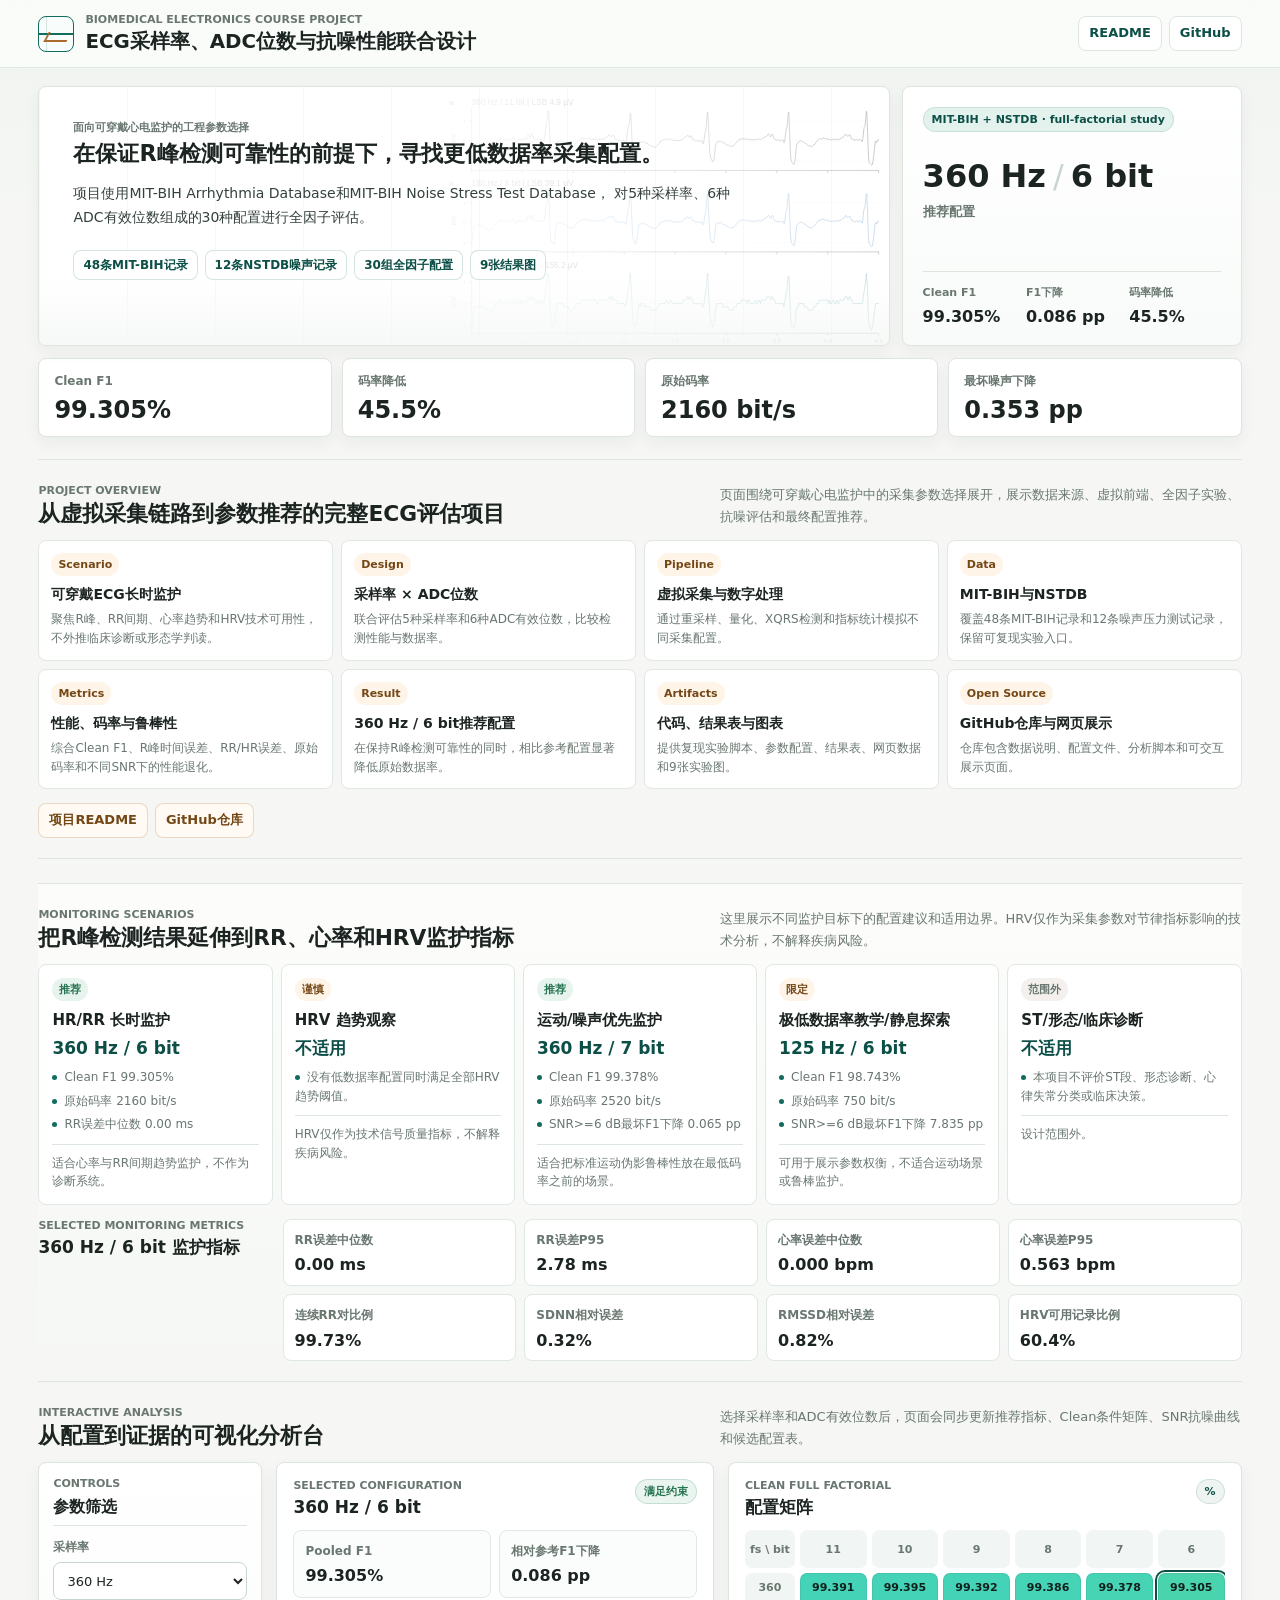
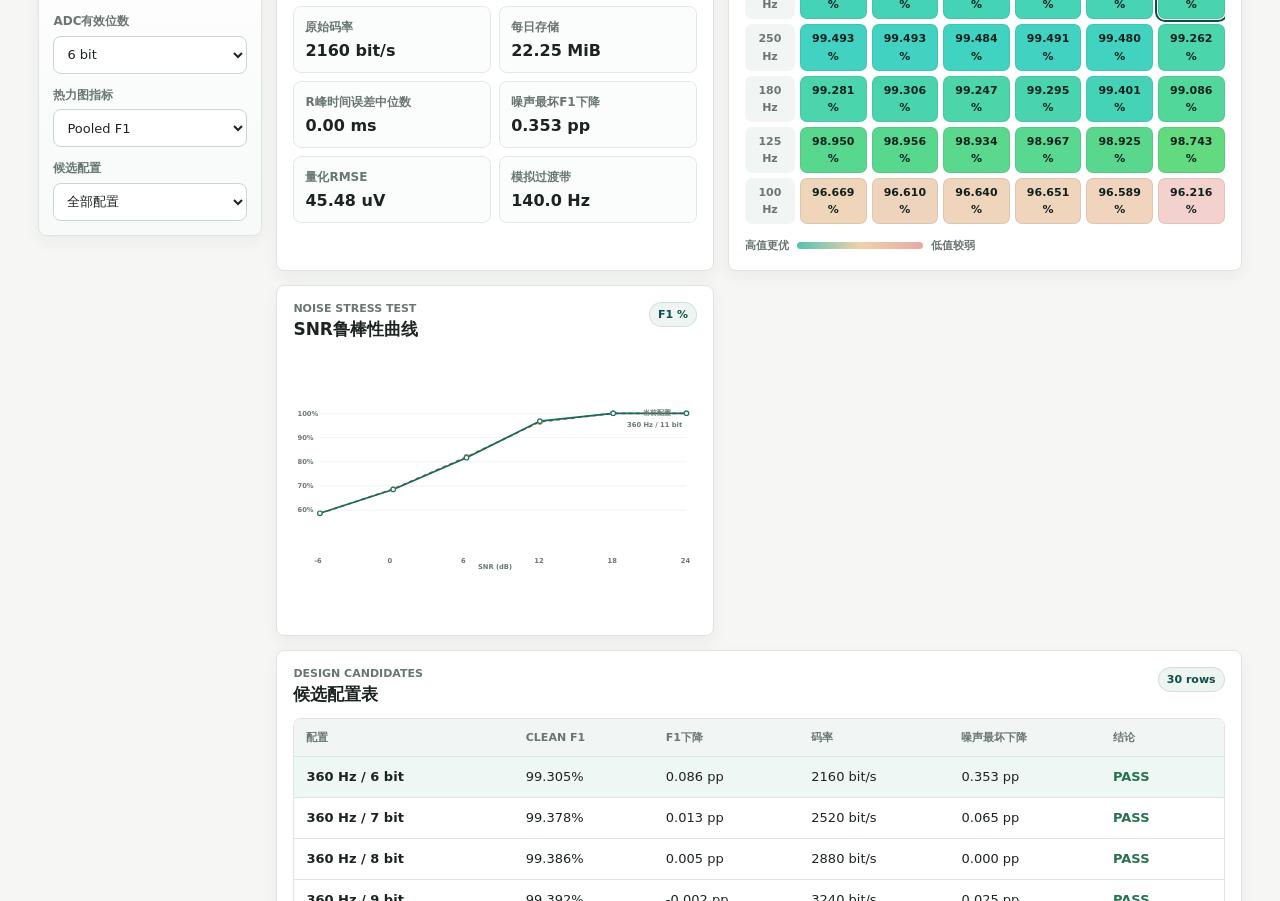
<file: index.html>
<!doctype html>
<html lang="zh-CN">
  <head>
    <meta charset="utf-8" />
    <meta name="viewport" content="width=device-width, initial-scale=1" />
    <meta http-equiv="refresh" content="0; url=./web/" />
    <title>ECG联合设计交互展示</title>
    <link rel="canonical" href="./web/" />
  </head>
  <body>
    <p><a href="./web/">打开ECG联合设计交互展示</a></p>
  </body>
</html>
</file>
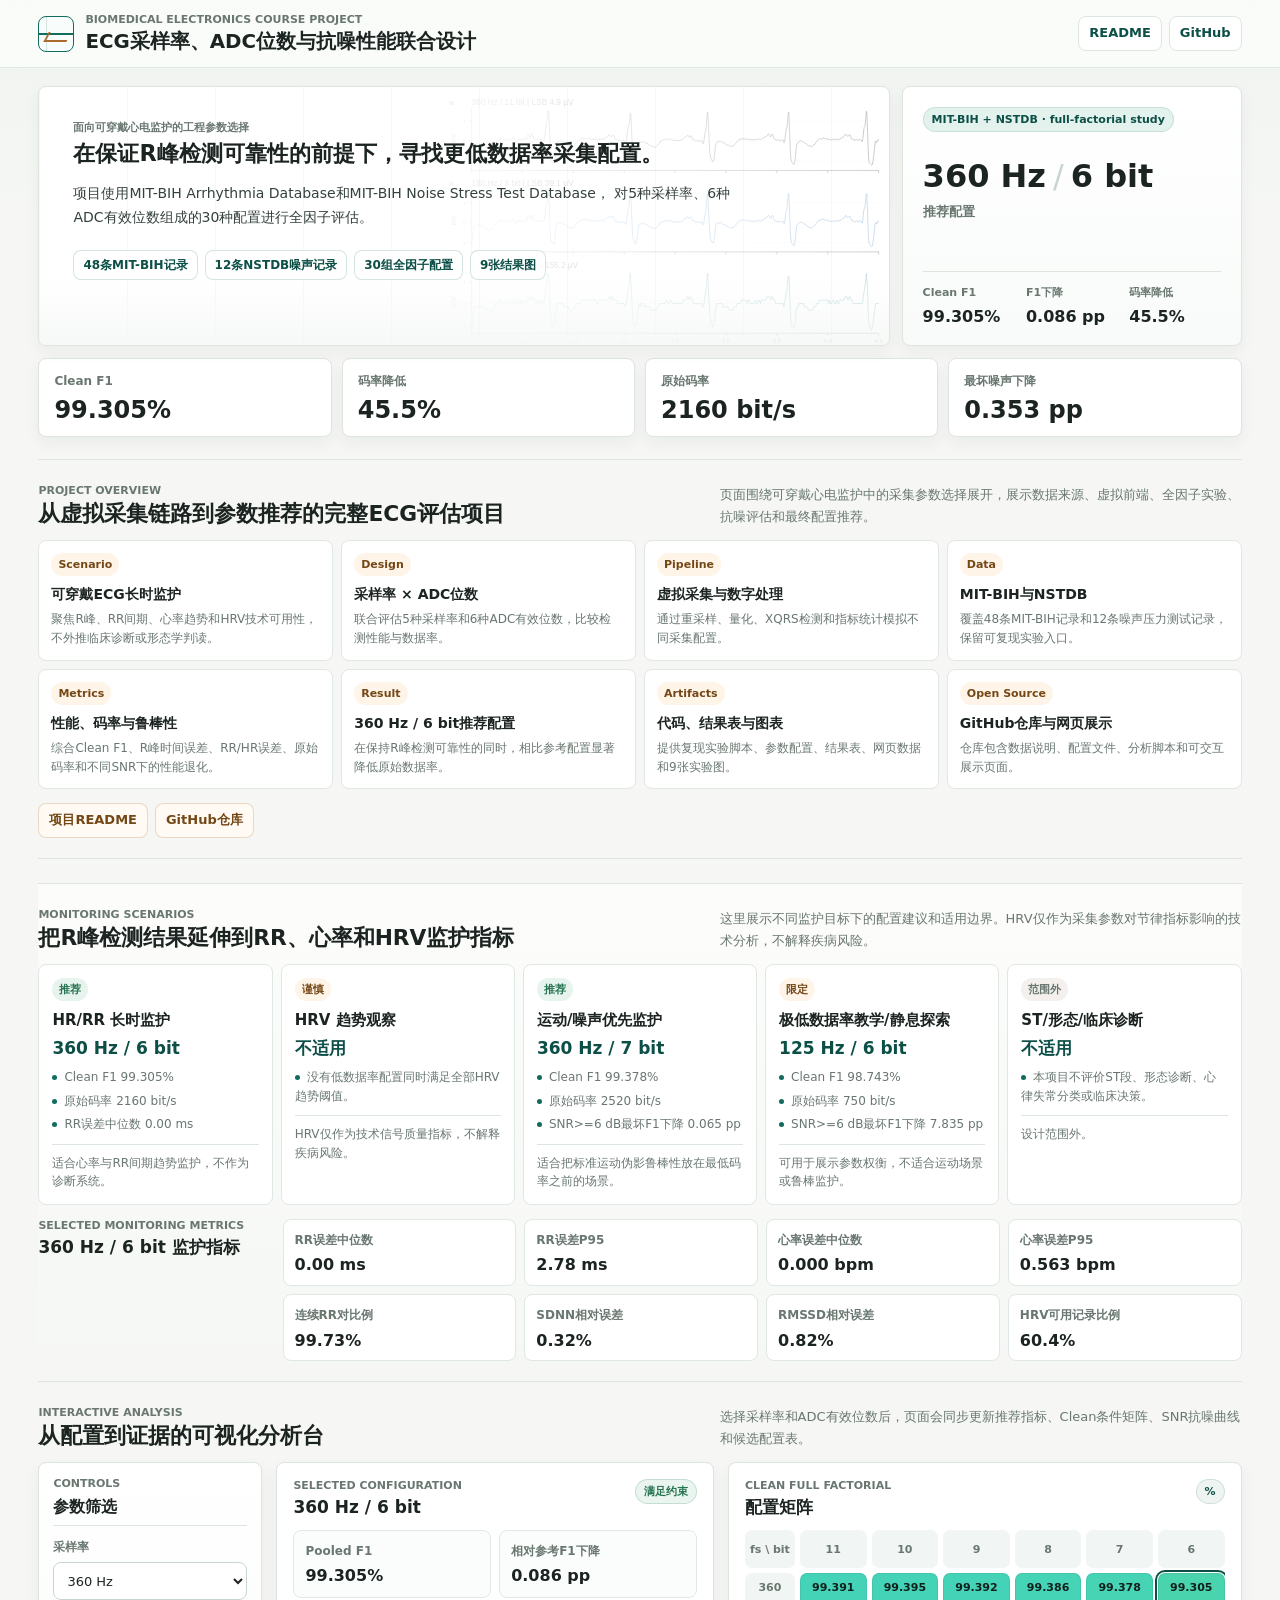
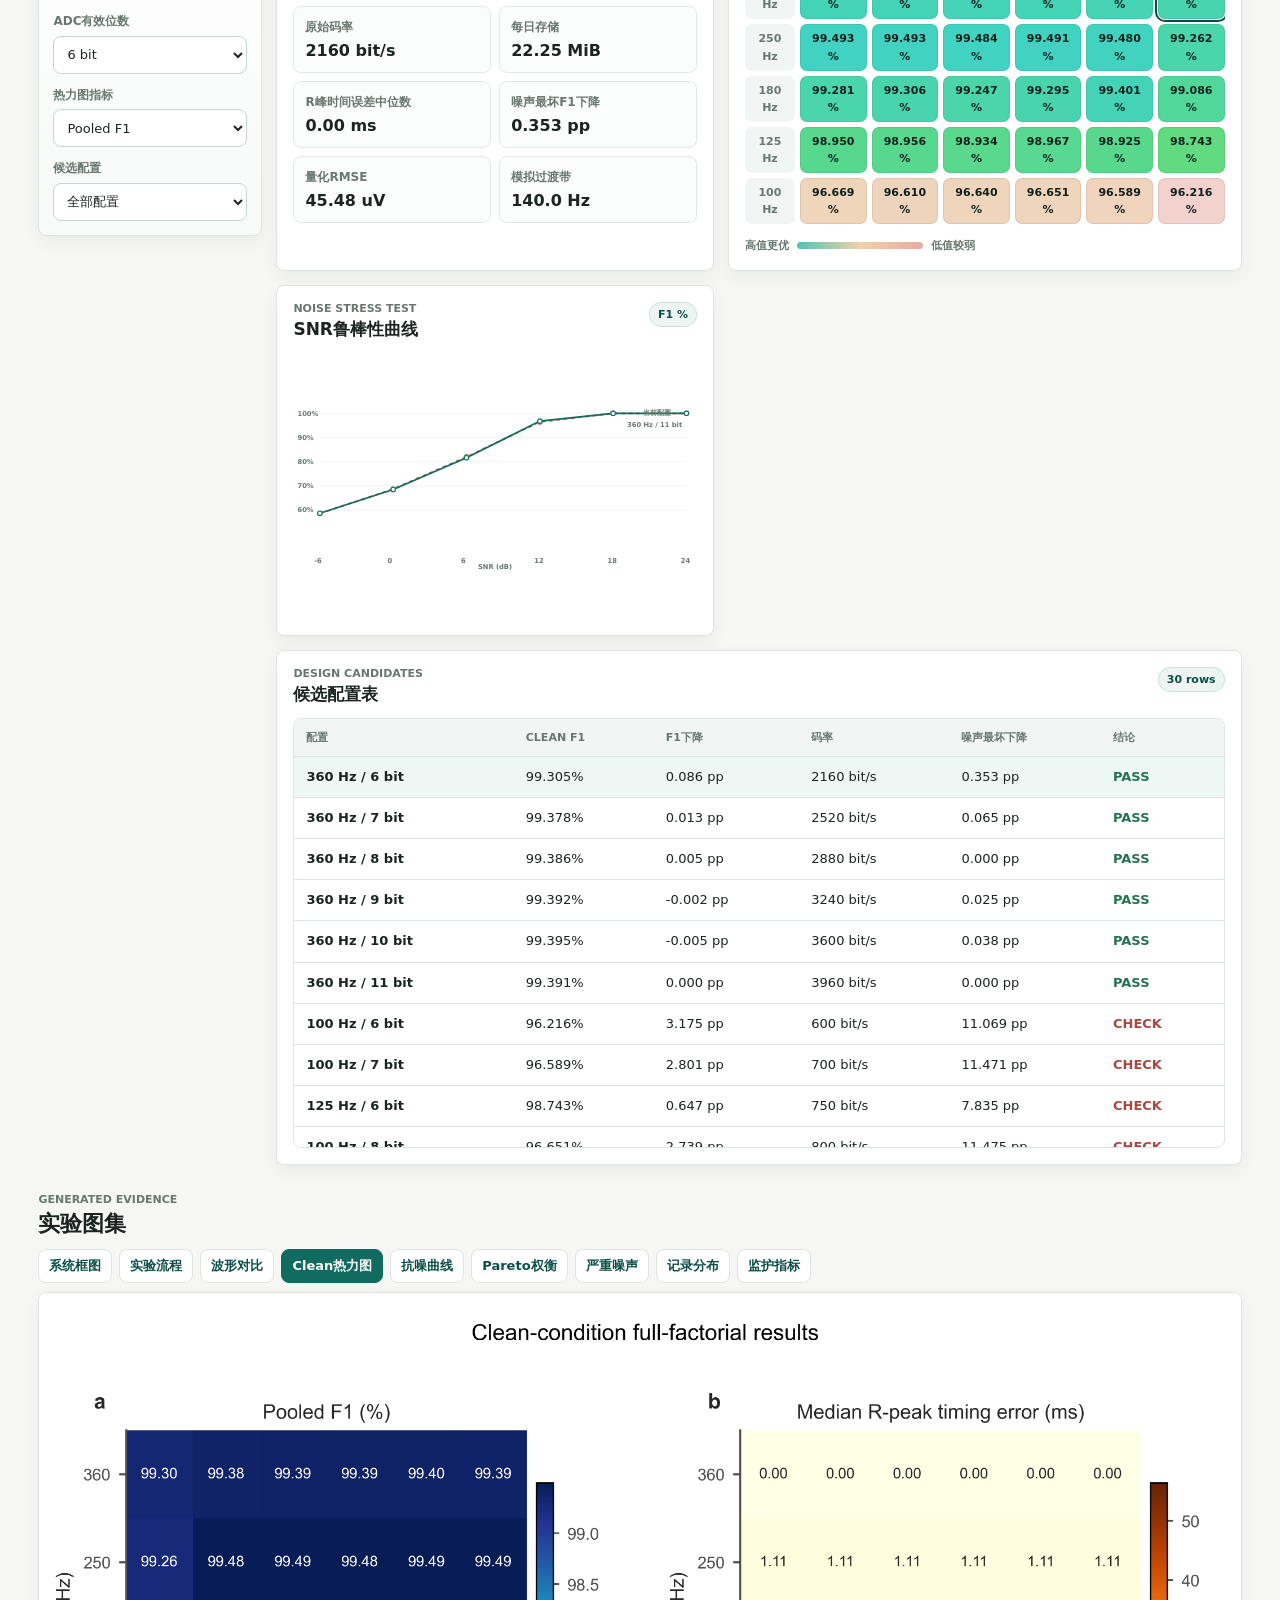
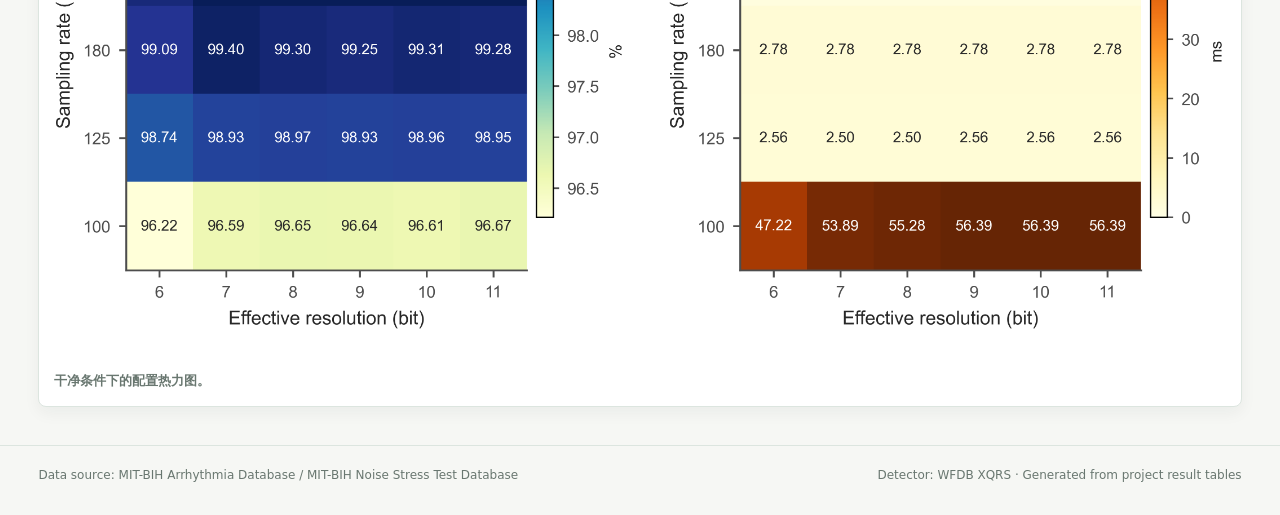
<file: web/index.html>
<!doctype html>
<html lang="zh-CN">
  <head>
    <meta charset="utf-8" />
    <meta name="viewport" content="width=device-width, initial-scale=1" />
    <title>ECG联合设计交互展示</title>
    <meta
      name="description"
      content="ECG采样率、ADC有效位数与抗噪性能联合设计项目的交互展示页面。"
    />
    <link rel="stylesheet" href="./styles.css" />
  </head>
  <body>
    <header class="app-header">
      <div class="brand">
        <span class="mark" aria-hidden="true"></span>
        <div>
          <p class="eyebrow">Biomedical Electronics Course Project</p>
          <h1>ECG采样率、ADC位数与抗噪性能联合设计</h1>
        </div>
      </div>
      <nav class="top-actions" aria-label="项目资源">
        <a href="../README.md" target="_blank" rel="noreferrer">README</a>
        <a href="https://github.com/Lebron-shun/ecg-sampling-adc-noise-robustness" target="_blank" rel="noreferrer"
          >GitHub</a
        >
      </nav>
    </header>

    <main>
      <section class="hero">
        <div class="hero-copy">
          <p class="kicker">面向可穿戴心电监护的工程参数选择</p>
          <h2>在保证R峰检测可靠性的前提下，寻找更低数据率采集配置。</h2>
          <p class="lead">
            项目使用MIT-BIH Arrhythmia Database和MIT-BIH Noise Stress Test Database，
            对5种采样率、6种ADC有效位数组成的30种配置进行全因子评估。
          </p>
          <div class="hero-tags" aria-label="实验规模">
            <span>48条MIT-BIH记录</span>
            <span>12条NSTDB噪声记录</span>
            <span>30组全因子配置</span>
            <span>9张结果图</span>
          </div>
        </div>
        <div class="hero-panel" aria-label="推荐配置摘要">
          <div>
              <span class="status-pill">MIT-BIH + NSTDB · full-factorial study</span>
            <div class="recommendation">
              <span id="heroFs">360 Hz</span>
              <span class="divider">/</span>
              <span id="heroBits">6 bit</span>
            </div>
            <p>推荐配置</p>
          </div>
          <div class="hero-evidence" aria-label="推荐配置证据">
            <div>
              <span>Clean F1</span>
              <strong>99.305%</strong>
            </div>
            <div>
              <span>F1下降</span>
              <strong>0.086 pp</strong>
            </div>
            <div>
              <span>码率降低</span>
              <strong>45.5%</strong>
            </div>
          </div>
        </div>
      </section>

      <section class="metrics-strip" aria-label="核心指标">
        <article>
          <span>Clean F1</span>
          <strong id="metricCleanF1">--</strong>
        </article>
        <article>
          <span>码率降低</span>
          <strong id="metricBitrateDrop">--</strong>
        </article>
        <article>
          <span>原始码率</span>
          <strong id="metricBitrate">--</strong>
        </article>
        <article>
          <span>最坏噪声下降</span>
          <strong id="metricNoiseDrop">--</strong>
        </article>
      </section>

      <section class="project-section" aria-label="项目概览与交付物">
        <div class="section-intro project-intro">
          <div>
            <p class="eyebrow">Project Overview</p>
            <h2>从虚拟采集链路到参数推荐的完整ECG评估项目</h2>
          </div>
          <p>
            页面围绕可穿戴心电监护中的采集参数选择展开，展示数据来源、虚拟前端、全因子实验、抗噪评估和最终配置推荐。
          </p>
        </div>
        <div class="project-grid">
          <article>
            <span>Scenario</span>
            <strong>可穿戴ECG长时监护</strong>
            <p>聚焦R峰、RR间期、心率趋势和HRV技术可用性，不外推临床诊断或形态学判读。</p>
          </article>
          <article>
            <span>Design</span>
            <strong>采样率 × ADC位数</strong>
            <p>联合评估5种采样率和6种ADC有效位数，比较检测性能与数据率。</p>
          </article>
          <article>
            <span>Pipeline</span>
            <strong>虚拟采集与数字处理</strong>
            <p>通过重采样、量化、XQRS检测和指标统计模拟不同采集配置。</p>
          </article>
          <article>
            <span>Data</span>
            <strong>MIT-BIH与NSTDB</strong>
            <p>覆盖48条MIT-BIH记录和12条噪声压力测试记录，保留可复现实验入口。</p>
          </article>
          <article>
            <span>Metrics</span>
            <strong>性能、码率与鲁棒性</strong>
            <p>综合Clean F1、R峰时间误差、RR/HR误差、原始码率和不同SNR下的性能退化。</p>
          </article>
          <article>
            <span>Result</span>
            <strong>360 Hz / 6 bit推荐配置</strong>
            <p>在保持R峰检测可靠性的同时，相比参考配置显著降低原始数据率。</p>
          </article>
          <article>
            <span>Artifacts</span>
            <strong>代码、结果表与图表</strong>
            <p>提供复现实验脚本、参数配置、结果表、网页数据和9张实验图。</p>
          </article>
          <article>
            <span>Open Source</span>
            <strong>GitHub仓库与网页展示</strong>
            <p>仓库包含数据说明、配置文件、分析脚本和可交互展示页面。</p>
          </article>
        </div>
        <div class="deliverable-row" aria-label="项目交付物">
          <a href="../README.md" target="_blank" rel="noreferrer">项目README</a>
          <a href="https://github.com/Lebron-shun/ecg-sampling-adc-noise-robustness" target="_blank" rel="noreferrer">GitHub仓库</a>
        </div>
      </section>

      <section class="monitoring-section" aria-label="医学监护场景">
        <div class="section-intro">
          <div>
            <p class="eyebrow">Monitoring Scenarios</p>
            <h2>把R峰检测结果延伸到RR、心率和HRV监护指标</h2>
          </div>
          <p>
            这里展示不同监护目标下的配置建议和适用边界。HRV仅作为采集参数对节律指标影响的技术分析，不解释疾病风险。
          </p>
        </div>
        <div class="scenario-grid" id="scenarioCards"></div>
        <div class="monitoring-bench">
          <div>
            <p class="eyebrow">Selected Monitoring Metrics</p>
            <h3 id="monitoringTitle">当前配置监护指标</h3>
          </div>
          <div class="monitoring-grid" id="monitoringDetails"></div>
        </div>
      </section>

      <section class="section-intro" aria-label="交互分析摘要">
        <div>
          <p class="eyebrow">Interactive Analysis</p>
          <h2>从配置到证据的可视化分析台</h2>
        </div>
        <p>
          选择采样率和ADC有效位数后，页面会同步更新推荐指标、Clean条件矩阵、SNR抗噪曲线和候选配置表。
        </p>
      </section>

      <section class="workspace" aria-label="交互分析工作区">
        <aside class="control-rail">
          <div class="rail-title">
            <p class="eyebrow">Controls</p>
            <h3>参数筛选</h3>
          </div>
          <div class="control-group">
            <label for="fsSelect">采样率</label>
            <select id="fsSelect"></select>
          </div>
          <div class="control-group">
            <label for="bitsSelect">ADC有效位数</label>
            <select id="bitsSelect"></select>
          </div>
          <div class="control-group">
            <label for="metricSelect">热力图指标</label>
            <select id="metricSelect">
              <option value="pooled_f1_pct">Pooled F1</option>
              <option value="f1_drop_from_reference_pp">F1下降</option>
              <option value="raw_bitrate_bps">原始码率</option>
              <option value="median_timing_error_ms">R峰时间误差</option>
              <option value="quantization_rmse_uv_mean">量化RMSE</option>
            </select>
          </div>
          <div class="control-group">
            <label for="tableFilter">候选配置</label>
            <select id="tableFilter">
              <option value="all">全部配置</option>
              <option value="pass">满足全部约束</option>
              <option value="practical">模拟滤波可实现</option>
              <option value="low-bitrate">码率低于1500 bit/s</option>
            </select>
          </div>
        </aside>

        <section class="analysis-grid">
          <article class="panel selected-panel">
            <div class="panel-head">
              <div>
                <p class="eyebrow">Selected Configuration</p>
                <h3 id="selectedTitle">--</h3>
              </div>
              <span id="selectedBadge" class="badge">--</span>
            </div>
            <div class="detail-grid" id="selectedDetails"></div>
          </article>

          <article class="panel heatmap-panel">
            <div class="panel-head">
              <div>
                <p class="eyebrow">Clean Full Factorial</p>
                <h3>配置矩阵</h3>
              </div>
              <span id="heatmapUnit" class="badge">%</span>
            </div>
            <div id="heatmap" class="heatmap" role="img" aria-label="干净信号配置热力图"></div>
            <div class="scale-note">
              <span id="scaleGoodLabel">较优</span>
              <span class="scale-bar" aria-hidden="true"></span>
              <span id="scaleWeakLabel">较弱</span>
            </div>
          </article>

          <article class="panel chart-panel">
            <div class="panel-head">
              <div>
                <p class="eyebrow">Noise Stress Test</p>
                <h3>SNR鲁棒性曲线</h3>
              </div>
              <span class="badge">F1 %</span>
            </div>
            <div id="noiseChart" class="noise-chart" role="img" aria-label="不同SNR下的F1变化"></div>
          </article>

          <article class="panel table-panel">
            <div class="panel-head">
              <div>
                <p class="eyebrow">Design Candidates</p>
                <h3>候选配置表</h3>
              </div>
              <span id="tableCount" class="badge">--</span>
            </div>
            <div class="table-wrap">
              <table>
                <thead>
                  <tr>
                    <th>配置</th>
                    <th>Clean F1</th>
                    <th>F1下降</th>
                    <th>码率</th>
                    <th>噪声最坏下降</th>
                    <th>结论</th>
                  </tr>
                </thead>
                <tbody id="candidateRows"></tbody>
              </table>
            </div>
          </article>
        </section>
      </section>

      <section class="figures-section">
        <div class="section-title">
          <p class="eyebrow">Generated Evidence</p>
          <h2>实验图集</h2>
        </div>
        <div class="figure-tabs" id="figureTabs" role="tablist" aria-label="实验图选择"></div>
        <figure class="figure-viewer">
          <div class="figure-stage" id="figureStage">
            <img
              id="figureImage"
              src="../figures/figure_04_clean_heatmaps.png"
              alt="实验结果图"
              decoding="async"
              fetchpriority="high"
            />
          </div>
          <figcaption id="figureCaption">干净条件下的配置热力图。</figcaption>
        </figure>
      </section>
    </main>

    <footer>
      <span>Data source: MIT-BIH Arrhythmia Database / MIT-BIH Noise Stress Test Database</span>
      <span>Detector: WFDB XQRS · Generated from project result tables</span>
    </footer>

    <script src="./data.js"></script>
    <script src="./app.js"></script>
  </body>
</html>
</file>
<file: web/styles.css>
:root {
  --bg: #f6f7f4;
  --bg-soft: #eef3ef;
  --surface: #ffffff;
  --surface-soft: #f4f7f5;
  --surface-muted: #edf4f1;
  --ink: #1c2421;
  --ink-soft: #34413c;
  --muted: #697770;
  --line: #dce5df;
  --line-strong: #c9d6cf;
  --accent: #116b5f;
  --accent-dark: #0c4f47;
  --accent-soft: #e4f2ee;
  --warm: #aa6d2f;
  --warm-soft: #fff4e8;
  --danger: #a84843;
  --ok: #257350;
  --shadow: 0 10px 28px rgba(27, 42, 36, 0.07);
  --shadow-soft: 0 6px 16px rgba(27, 42, 36, 0.05);
}

* {
  box-sizing: border-box;
}

html,
body {
  width: 100%;
  max-width: 100%;
  overflow-x: hidden;
}

body {
  margin: 0;
  background:
    linear-gradient(180deg, rgba(238, 243, 239, 0.9) 0, transparent 220px),
    var(--bg);
  color: var(--ink);
  font-family:
    Inter, ui-sans-serif, system-ui, -apple-system, BlinkMacSystemFont, "Segoe UI",
    "Microsoft YaHei UI", "Microsoft YaHei", sans-serif;
  font-size: 14px;
  line-height: 1.55;
  letter-spacing: 0;
}

a {
  color: inherit;
}

button,
select {
  font: inherit;
}

.app-header {
  position: sticky;
  top: 0;
  z-index: 20;
  display: flex;
  align-items: center;
  justify-content: space-between;
  gap: 18px;
  min-height: 68px;
  padding: 10px clamp(16px, 3vw, 40px);
  border-bottom: 1px solid rgba(220, 229, 223, 0.88);
  background: rgba(250, 252, 250, 0.92);
  backdrop-filter: blur(18px);
}

.brand {
  display: flex;
  align-items: center;
  gap: 11px;
  min-width: 0;
}

.brand > div {
  min-width: 0;
}

.mark {
  position: relative;
  width: 36px;
  height: 36px;
  flex: 0 0 auto;
  border: 1px solid var(--accent);
  border-radius: 8px;
  background:
    linear-gradient(90deg, transparent 0 22%, rgba(17, 107, 95, 0.16) 22% 24%, transparent 24% 100%),
    linear-gradient(0deg, transparent 0 47%, var(--accent) 47% 53%, transparent 53% 100%),
    #f8fcfa;
}

.mark::after {
  content: "";
  position: absolute;
  left: 7px;
  top: 15px;
  width: 21px;
  height: 8px;
  border-left: 2px solid var(--warm);
  border-bottom: 2px solid var(--warm);
  transform: skewX(-28deg);
}

.brand h1,
.hero h2,
.section-title h2,
.section-intro h2,
.panel h3 {
  margin: 0;
  letter-spacing: 0;
}

.brand h1 {
  max-width: 620px;
  overflow-wrap: anywhere;
  color: var(--ink);
  font-size: clamp(16px, 1.55vw, 20px);
  font-weight: 620;
  line-height: 1.24;
}

.eyebrow,
.kicker {
  margin: 0 0 4px;
  color: var(--muted);
  font-size: 11px;
  font-weight: 650;
  line-height: 1.2;
  text-transform: uppercase;
}

.top-actions {
  display: flex;
  flex: 0 0 auto;
  gap: 7px;
}

.top-actions a,
.figure-tabs button {
  display: inline-flex;
  align-items: center;
  justify-content: center;
  min-height: 32px;
  padding: 6px 10px;
  border: 1px solid var(--line);
  border-radius: 8px;
  background: var(--surface);
  color: var(--accent-dark);
  font-size: 13px;
  font-weight: 600;
  text-decoration: none;
  transition:
    border-color 0.15s ease,
    background 0.15s ease,
    color 0.15s ease;
}

.top-actions a:hover,
.figure-tabs button:hover {
  border-color: rgba(17, 107, 95, 0.36);
  background: #f2faf6;
}

main {
  width: min(1360px, 100%);
  max-width: 100%;
  margin: 0 auto;
  padding: 18px clamp(14px, 3vw, 40px) 38px;
}

.hero {
  display: grid;
  grid-template-columns: minmax(0, 1fr) minmax(340px, 0.32fr);
  gap: 12px;
  align-items: stretch;
}

.hero-copy {
  position: relative;
  min-width: 0;
  min-height: 260px;
  padding: clamp(20px, 3.2vw, 34px);
  overflow: hidden;
  border: 1px solid var(--line);
  border-radius: 8px;
  background:
    linear-gradient(90deg, rgba(255, 255, 255, 0.98) 0%, rgba(255, 255, 255, 0.92) 55%, rgba(255, 255, 255, 0.62) 100%),
    url("../figures/figure_03_waveform_comparison.svg") right center / auto 112% no-repeat,
    var(--surface);
  box-shadow: var(--shadow-soft);
}

.hero-copy::before {
  content: "";
  position: absolute;
  inset: 0;
  background:
    linear-gradient(180deg, transparent 0 74%, rgba(244, 247, 245, 0.76) 100%),
    repeating-linear-gradient(90deg, rgba(17, 107, 95, 0.045) 0 1px, transparent 1px 88px);
  pointer-events: none;
}

.hero-copy > * {
  position: relative;
  z-index: 1;
}

.hero-copy h2 {
  max-width: 690px;
  color: var(--ink);
  font-size: clamp(20px, 1.75vw, 26px);
  font-weight: 640;
  line-height: 1.36;
  overflow-wrap: anywhere;
}

.lead {
  max-width: 680px;
  margin: 12px 0 0;
  color: var(--ink-soft);
  font-size: 14px;
  line-height: 1.75;
  overflow-wrap: anywhere;
}

.hero-tags {
  display: flex;
  flex-wrap: wrap;
  gap: 7px;
  margin-top: 20px;
}

.hero-tags span {
  display: inline-flex;
  align-items: center;
  flex: 0 1 auto;
  max-width: 100%;
  min-height: 28px;
  padding: 5px 9px;
  border: 1px solid rgba(17, 107, 95, 0.18);
  border-radius: 8px;
  background: rgba(255, 255, 255, 0.82);
  color: var(--accent-dark);
  font-size: 12px;
  font-weight: 600;
}

.hero-panel {
  display: flex;
  min-width: 0;
  flex-direction: column;
  justify-content: space-between;
  min-height: 260px;
  padding: 20px;
  overflow: hidden;
  border: 1px solid var(--line);
  border-radius: 8px;
  background:
    linear-gradient(180deg, #ffffff, #f8fbf9),
    var(--surface);
  box-shadow: var(--shadow-soft);
}

.status-pill,
.badge {
  align-self: flex-start;
  display: inline-flex;
  align-items: center;
  min-height: 25px;
  padding: 4px 8px;
  border: 1px solid rgba(17, 107, 95, 0.14);
  border-radius: 999px;
  background: var(--accent-soft);
  color: var(--accent-dark);
  font-size: 11px;
  font-weight: 720;
  line-height: 1.2;
  white-space: nowrap;
}

.recommendation {
  display: flex;
  align-items: baseline;
  flex-wrap: nowrap;
  gap: 7px;
  margin-top: 28px;
  color: var(--ink);
  font-size: clamp(28px, 2.5vw, 36px);
  font-weight: 700;
  line-height: 1.05;
}

.recommendation .divider {
  color: var(--line-strong);
  font-weight: 500;
}

#heroFs,
#heroBits {
  white-space: nowrap;
}

.hero-panel p {
  margin: 8px 0 0;
  color: var(--muted);
  font-size: 13px;
  font-weight: 600;
}

.hero-evidence {
  display: grid;
  grid-template-columns: repeat(3, minmax(0, 1fr));
  gap: 12px;
  margin-top: 18px;
  padding-top: 12px;
  border-top: 1px solid var(--line);
}

.hero-evidence div {
  min-height: 0;
  padding: 0;
  border: 0;
  border-radius: 0;
  background: transparent;
}

.hero-evidence span {
  display: block;
  color: var(--muted);
  font-size: 11px;
  font-weight: 700;
}

.hero-evidence strong {
  display: block;
  margin-top: 8px;
  color: var(--ink);
  font-size: clamp(16px, 1.2vw, 19px);
  font-weight: 740;
  line-height: 1;
}

.metrics-strip {
  display: grid;
  grid-template-columns: repeat(4, minmax(0, 1fr));
  gap: 10px;
  margin: 12px 0 22px;
}

.metrics-strip article,
.panel,
.project-section,
.figure-viewer,
.control-rail {
  border: 1px solid var(--line);
  border-radius: 8px;
  background: var(--surface);
}

.metrics-strip article {
  min-width: 0;
  min-height: 76px;
  padding: 13px 15px;
  box-shadow: var(--shadow-soft);
}

.metrics-strip span,
.detail-card span {
  display: block;
  color: var(--muted);
  font-size: 12px;
  font-weight: 690;
}

.metrics-strip strong {
  display: block;
  margin-top: 7px;
  color: var(--ink);
  font-size: clamp(18px, 1.9vw, 24px);
  font-weight: 700;
  line-height: 1.05;
}

.project-section {
  margin: 0 0 24px;
  padding: 18px 0 20px;
  border-width: 1px 0;
  border-radius: 0;
  background: transparent;
  box-shadow: none;
}

.project-intro {
  margin: 0 0 14px;
}

.project-grid {
  display: grid;
  grid-template-columns: repeat(4, minmax(0, 1fr));
  gap: 8px;
}

.project-grid article {
  min-width: 0;
  min-height: 118px;
  padding: 12px;
  border: 1px solid #e0e8e3;
  border-radius: 8px;
  background: #fff;
}

.project-grid span {
  display: inline-flex;
  align-items: center;
  min-height: 23px;
  padding: 3px 7px;
  border-radius: 999px;
  background: var(--warm-soft);
  color: #744716;
  font-size: 11px;
  font-weight: 650;
}

.project-grid strong {
  display: block;
  margin-top: 9px;
  color: var(--ink);
  font-size: 14px;
  font-weight: 650;
  line-height: 1.32;
}

.project-grid p {
  margin: 7px 0 0;
  color: var(--muted);
  font-size: 12px;
  line-height: 1.55;
  overflow-wrap: anywhere;
}

.deliverable-row {
  display: flex;
  flex-wrap: wrap;
  gap: 7px;
  margin-top: 14px;
}

.deliverable-row a {
  display: inline-flex;
  align-items: center;
  justify-content: center;
  min-width: 0;
  min-height: 32px;
  padding: 6px 10px;
  border: 1px solid rgba(170, 109, 47, 0.24);
  border-radius: 8px;
  background: #fffaf3;
  color: #744716;
  font-size: 13px;
  font-weight: 600;
  text-decoration: none;
}

.deliverable-row a:hover {
  border-color: rgba(170, 109, 47, 0.42);
  background: #fff4e8;
}

.monitoring-section {
  margin: 0 0 24px;
  padding: 18px 0 20px;
  border-width: 1px 0;
  border-style: solid;
  border-color: var(--line);
  background:
    linear-gradient(180deg, rgba(255, 255, 255, 0.66), rgba(244, 247, 245, 0.42)),
    transparent;
}

.scenario-grid {
  display: grid;
  grid-template-columns: repeat(5, minmax(0, 1fr));
  gap: 8px;
}

.scenario-card {
  min-width: 0;
  min-height: 218px;
  padding: 13px;
  border: 1px solid #dfe8e3;
  border-radius: 8px;
  background: #fff;
  cursor: default;
  transition:
    border-color 0.15s ease,
    box-shadow 0.15s ease,
    transform 0.15s ease;
}

.scenario-card[data-fs] {
  cursor: pointer;
}

.scenario-card[data-fs]:hover {
  border-color: rgba(17, 107, 95, 0.34);
  box-shadow: var(--shadow-soft);
  transform: translateY(-1px);
}

.scenario-status {
  display: inline-flex;
  align-items: center;
  min-height: 23px;
  padding: 3px 7px;
  border-radius: 999px;
  background: var(--surface-muted);
  color: var(--accent-dark);
  font-size: 11px;
  font-weight: 720;
}

.scenario-status.recommended {
  background: #e7f4ee;
  color: var(--ok);
}

.scenario-status.caution,
.scenario-status.limited {
  background: var(--warm-soft);
  color: #744716;
}

.scenario-status.out_of_scope {
  background: #f3f0ed;
  color: var(--muted);
}

.scenario-card h3 {
  margin: 10px 0 0;
  color: var(--ink);
  font-size: 15px;
  font-weight: 650;
  line-height: 1.32;
}

.scenario-card strong {
  display: block;
  margin-top: 8px;
  color: var(--accent-dark);
  font-size: 17px;
  font-weight: 720;
  line-height: 1.14;
  overflow-wrap: anywhere;
}

.scenario-card ul {
  display: grid;
  gap: 5px;
  margin: 10px 0 0;
  padding: 0;
  list-style: none;
}

.scenario-card li,
.scenario-card p,
.monitoring-empty {
  color: var(--muted);
  font-size: 12px;
  line-height: 1.55;
  overflow-wrap: anywhere;
}

.scenario-card li::before {
  content: "";
  display: inline-block;
  width: 5px;
  height: 5px;
  margin: 0 7px 1px 0;
  border-radius: 999px;
  background: var(--accent);
}

.scenario-card p {
  margin: 10px 0 0;
  padding-top: 9px;
  border-top: 1px solid var(--line);
}

.monitoring-bench {
  display: grid;
  grid-template-columns: minmax(180px, 0.24fr) minmax(0, 1fr);
  gap: 14px;
  align-items: start;
  margin-top: 14px;
}

.monitoring-bench h3 {
  margin: 0;
  color: var(--ink);
  font-size: 17px;
  font-weight: 650;
  line-height: 1.3;
}

.monitoring-grid {
  display: grid;
  grid-template-columns: repeat(4, minmax(0, 1fr));
  gap: 8px;
}

.monitoring-card,
.monitoring-empty {
  min-width: 0;
  min-height: 62px;
  padding: 11px;
  border: 1px solid #dfe8e3;
  border-radius: 8px;
  background: #fff;
}

.monitoring-card span {
  display: block;
  color: var(--muted);
  font-size: 12px;
  font-weight: 690;
}

.monitoring-card strong {
  display: block;
  margin-top: 7px;
  color: var(--ink);
  font-size: 16px;
  font-weight: 690;
  line-height: 1.1;
  overflow-wrap: anywhere;
}

.monitoring-empty {
  grid-column: 1 / -1;
}

.section-intro {
  display: grid;
  grid-template-columns: minmax(0, 0.95fr) minmax(320px, 0.75fr);
  align-items: end;
  gap: 20px;
  margin: 6px 0 12px;
}

.section-intro h2 {
  color: var(--ink);
  font-size: clamp(18px, 1.7vw, 23px);
  font-weight: 640;
  line-height: 1.24;
}

.section-intro p:last-child {
  margin: 0;
  color: var(--muted);
  font-size: 13px;
  line-height: 1.7;
  overflow-wrap: anywhere;
}

.workspace {
  display: grid;
  grid-template-columns: 224px minmax(0, 1fr);
  gap: 14px;
  align-items: start;
}

.control-rail {
  position: sticky;
  top: 82px;
  display: grid;
  gap: 12px;
  min-width: 0;
  padding: 14px;
  background:
    linear-gradient(180deg, #ffffff, #f7faf8),
    var(--surface);
  box-shadow: var(--shadow-soft);
}

.rail-title {
  padding-bottom: 6px;
  border-bottom: 1px solid var(--line);
}

.rail-title h3 {
  margin: 0;
  color: var(--ink);
  font-size: 16px;
  font-weight: 640;
}

.control-group {
  display: grid;
  gap: 5px;
}

label {
  color: var(--muted);
  font-size: 12px;
  font-weight: 620;
}

select {
  width: 100%;
  min-height: 38px;
  padding: 7px 32px 7px 9px;
  border: 1px solid var(--line-strong);
  border-radius: 8px;
  background: #fff;
  color: var(--ink);
  font-size: 13px;
}

select:focus {
  outline: 2px solid rgba(17, 107, 95, 0.22);
  outline-offset: 1px;
  border-color: rgba(17, 107, 95, 0.46);
}

.analysis-grid {
  display: grid;
  grid-template-columns: minmax(0, 0.92fr) minmax(0, 1.08fr);
  gap: 14px;
}

.table-panel {
  grid-column: 1 / -1;
}

.panel {
  min-width: 0;
  padding: 16px;
  box-shadow: var(--shadow-soft);
}

.panel-head {
  display: flex;
  align-items: flex-start;
  justify-content: space-between;
  gap: 10px;
  margin-bottom: 12px;
}

.panel h3 {
  color: var(--ink);
  font-size: 17px;
  font-weight: 640;
  line-height: 1.28;
}

.panel .badge {
  background: var(--surface-muted);
  color: var(--accent-dark);
}

.panel .badge.pass {
  border-color: rgba(37, 115, 80, 0.18);
  background: #e9f5ee;
  color: var(--ok);
}

.panel .badge.fail {
  border-color: rgba(168, 72, 67, 0.18);
  background: #f9eeee;
  color: var(--danger);
}

.detail-grid {
  display: grid;
  grid-template-columns: repeat(2, minmax(0, 1fr));
  gap: 8px;
}

.detail-card {
  min-height: 66px;
  padding: 11px;
  border: 1px solid #e1e9e5;
  border-radius: 8px;
  background: #fbfdfc;
}

.detail-card strong {
  display: block;
  margin-top: 6px;
  color: var(--ink);
  font-size: 16px;
  font-weight: 650;
  line-height: 1.16;
  overflow-wrap: anywhere;
}

.heatmap {
  display: grid;
  grid-template-columns: 50px repeat(6, minmax(52px, 1fr));
  gap: 5px;
  overflow-x: auto;
  padding-bottom: 2px;
}

.heat-cell,
.heat-label {
  display: grid;
  min-height: 38px;
  place-items: center;
  padding: 5px;
  border-radius: 7px;
  text-align: center;
  font-size: 11px;
  font-weight: 720;
}

.heat-label {
  color: var(--muted);
  background: #f1f5f3;
}

.heat-cell {
  border: 1px solid rgba(28, 36, 33, 0.08);
  color: #10201d;
  cursor: pointer;
  transition:
    transform 0.13s ease,
    box-shadow 0.13s ease,
    outline-color 0.13s ease;
}

.heat-cell:hover {
  transform: translateY(-1px);
  box-shadow: 0 7px 14px rgba(27, 42, 36, 0.1);
}

.heat-cell.is-selected {
  outline: 2px solid var(--accent-dark);
  outline-offset: 1px;
}

.scale-note {
  display: flex;
  align-items: center;
  gap: 8px;
  margin-top: 11px;
  color: var(--muted);
  font-size: 11px;
  font-weight: 700;
}

.scale-bar {
  display: block;
  width: 126px;
  height: 7px;
  border-radius: 999px;
  background: linear-gradient(90deg, #4fc4b5, #f0d1a8, #e8aaa2);
}

.noise-chart svg {
  display: block;
  width: 100%;
  min-height: 266px;
  border-radius: 8px;
  background: #fff;
}

.axis-text {
  fill: var(--muted);
  font-size: 12px;
  font-weight: 680;
}

.line-main {
  fill: none;
  stroke: var(--accent);
  stroke-width: 3;
}

.line-reference {
  fill: none;
  stroke: var(--warm);
  stroke-width: 3;
  stroke-dasharray: 7 6;
}

.chart-point {
  fill: var(--surface);
  stroke-width: 2;
}

.table-wrap {
  max-height: 430px;
  overflow: auto;
  border: 1px solid var(--line);
  border-radius: 8px;
}

table {
  width: 100%;
  min-width: 760px;
  border-collapse: collapse;
  background: #fff;
}

th,
td {
  padding: 10px 12px;
  border-bottom: 1px solid var(--line);
  text-align: left;
  white-space: nowrap;
}

th {
  position: sticky;
  top: 0;
  z-index: 2;
  background: #f1f5f3;
  color: var(--muted);
  font-size: 11px;
  font-weight: 730;
  text-transform: uppercase;
}

td {
  font-size: 13px;
}

tbody tr {
  cursor: pointer;
}

tbody tr:hover,
tbody tr.is-selected {
  background: #edf7f4;
}

.pass {
  color: var(--ok);
  font-weight: 760;
}

.fail {
  color: var(--danger);
  font-weight: 760;
}

.figures-section {
  margin-top: 24px;
  padding-top: 4px;
}

.section-title {
  margin-bottom: 12px;
}

.section-title h2 {
  color: var(--ink);
  font-size: 22px;
  font-weight: 640;
  line-height: 1.24;
}

.figure-tabs {
  display: flex;
  gap: 7px;
  overflow-x: auto;
  padding-bottom: 9px;
}

.figure-tabs button {
  flex: 0 0 auto;
  cursor: pointer;
}

.figure-tabs button.active {
  border-color: var(--accent);
  background: var(--accent);
  color: #fff;
}

.figure-viewer {
  margin: 0;
  overflow: hidden;
  box-shadow: var(--shadow-soft);
}

.figure-stage {
  display: grid;
  width: 100%;
  height: clamp(360px, 52vw, 720px);
  place-items: center;
  background: #fff;
}

.figure-stage.is-loading img {
  opacity: 0.55;
}

.figure-viewer img {
  display: block;
  width: 100%;
  height: 100%;
  object-fit: contain;
  background: #fff;
  transition: opacity 0.12s ease;
}

.figure-viewer figcaption {
  padding: 12px 15px 15px;
  color: var(--muted);
  font-size: 13px;
  font-weight: 650;
}

footer {
  display: flex;
  justify-content: space-between;
  gap: 16px;
  padding: 20px clamp(16px, 3vw, 40px) 30px;
  color: var(--muted);
  border-top: 1px solid var(--line);
  font-size: 12px;
}

@media (max-width: 1180px) {
  .hero {
    grid-template-columns: minmax(0, 1fr) minmax(320px, 0.58fr);
  }

  .hero-evidence {
    grid-template-columns: 1fr;
  }

  .project-grid {
    grid-template-columns: repeat(2, minmax(0, 1fr));
  }

  .scenario-grid {
    grid-template-columns: repeat(2, minmax(0, 1fr));
  }

  .monitoring-grid {
    grid-template-columns: repeat(2, minmax(0, 1fr));
  }
}

@media (max-width: 980px) {
  .app-header,
  footer {
    align-items: flex-start;
    flex-direction: column;
  }

  .brand {
    width: 100%;
  }

  .brand h1 {
    white-space: normal;
  }

  .hero,
  .workspace,
  .analysis-grid,
  .section-intro,
  .monitoring-bench {
    grid-template-columns: 1fr;
  }

  .hero-copy {
    min-height: 230px;
  }

  .metrics-strip {
    grid-template-columns: repeat(2, minmax(0, 1fr));
  }

  .control-rail {
    position: static;
    grid-template-columns: repeat(2, minmax(0, 1fr));
  }

  .rail-title {
    grid-column: 1 / -1;
  }
}

@media (max-width: 640px) {
  *,
  *::before,
  *::after {
    min-width: 0;
  }

  body {
    font-size: 13px;
  }

  main {
    width: 100%;
    max-width: 100%;
    padding: 12px 12px 30px;
  }

  .app-header {
    width: 100%;
    max-width: 100%;
    gap: 12px;
    padding: 12px;
  }

  .hero {
    width: 100%;
    max-width: 100%;
    grid-template-columns: minmax(0, 1fr);
  }

  .brand {
    display: grid;
    grid-template-columns: 36px minmax(0, 1fr);
    align-items: center;
  }

  .brand h1 {
    max-width: 100%;
    font-size: 14px;
    line-height: 1.32;
    word-break: break-word;
  }

  .top-actions {
    display: grid;
    width: 100%;
    grid-template-columns: repeat(2, minmax(0, 1fr));
    gap: 7px;
  }

  .top-actions a {
    min-width: 0;
    overflow-wrap: anywhere;
    text-align: center;
  }

  .hero-copy {
    width: 100%;
    max-width: 100%;
    min-height: 220px;
    padding: 18px;
    background:
      linear-gradient(90deg, rgba(255, 255, 255, 0.98) 0%, rgba(255, 255, 255, 0.92) 100%),
      url("../figures/figure_03_waveform_comparison.svg") center / cover no-repeat,
      var(--surface);
  }

  .hero-copy h2 {
    font-size: 18px;
    line-height: 1.42;
    word-break: break-all;
  }

  .hero-tags {
    display: grid;
    grid-template-columns: repeat(2, minmax(0, 1fr));
  }

  .hero-tags span {
    justify-content: center;
    text-align: center;
    word-break: break-word;
    overflow-wrap: anywhere;
  }

  .lead {
    font-size: 13px;
    word-break: break-word;
  }

  .hero-panel,
  .project-section,
  .panel,
  .control-rail {
    width: 100%;
    max-width: 100%;
    padding: 14px;
  }

  .hero-panel {
    min-height: auto;
  }

  .recommendation {
    margin-top: 20px;
    font-size: 29px;
  }

  .hero-evidence,
  .metrics-strip,
  .control-rail,
  .detail-grid,
  .project-grid,
  .scenario-grid,
  .monitoring-grid {
    grid-template-columns: 1fr;
  }

  .section-intro {
    gap: 8px;
  }

  .section-intro h2,
  .section-title h2 {
    font-size: 18px;
    line-height: 1.38;
    word-break: break-all;
  }

  .heatmap {
    max-width: 100%;
    grid-template-columns: 46px repeat(6, 56px);
  }

  .heat-cell,
  .heat-label {
    min-height: 36px;
    font-size: 10px;
  }

  .deliverable-row a,
  .figure-tabs button {
    flex: 1 0 auto;
  }

  .figure-stage {
    height: min(68vh, 360px);
  }

  .workspace,
  .analysis-grid,
  .metrics-strip,
  .project-grid {
    width: 100%;
    max-width: 100%;
  }

  .table-wrap,
  .figure-tabs,
  .heatmap {
    overflow-x: auto;
    -webkit-overflow-scrolling: touch;
  }
}
</file>
